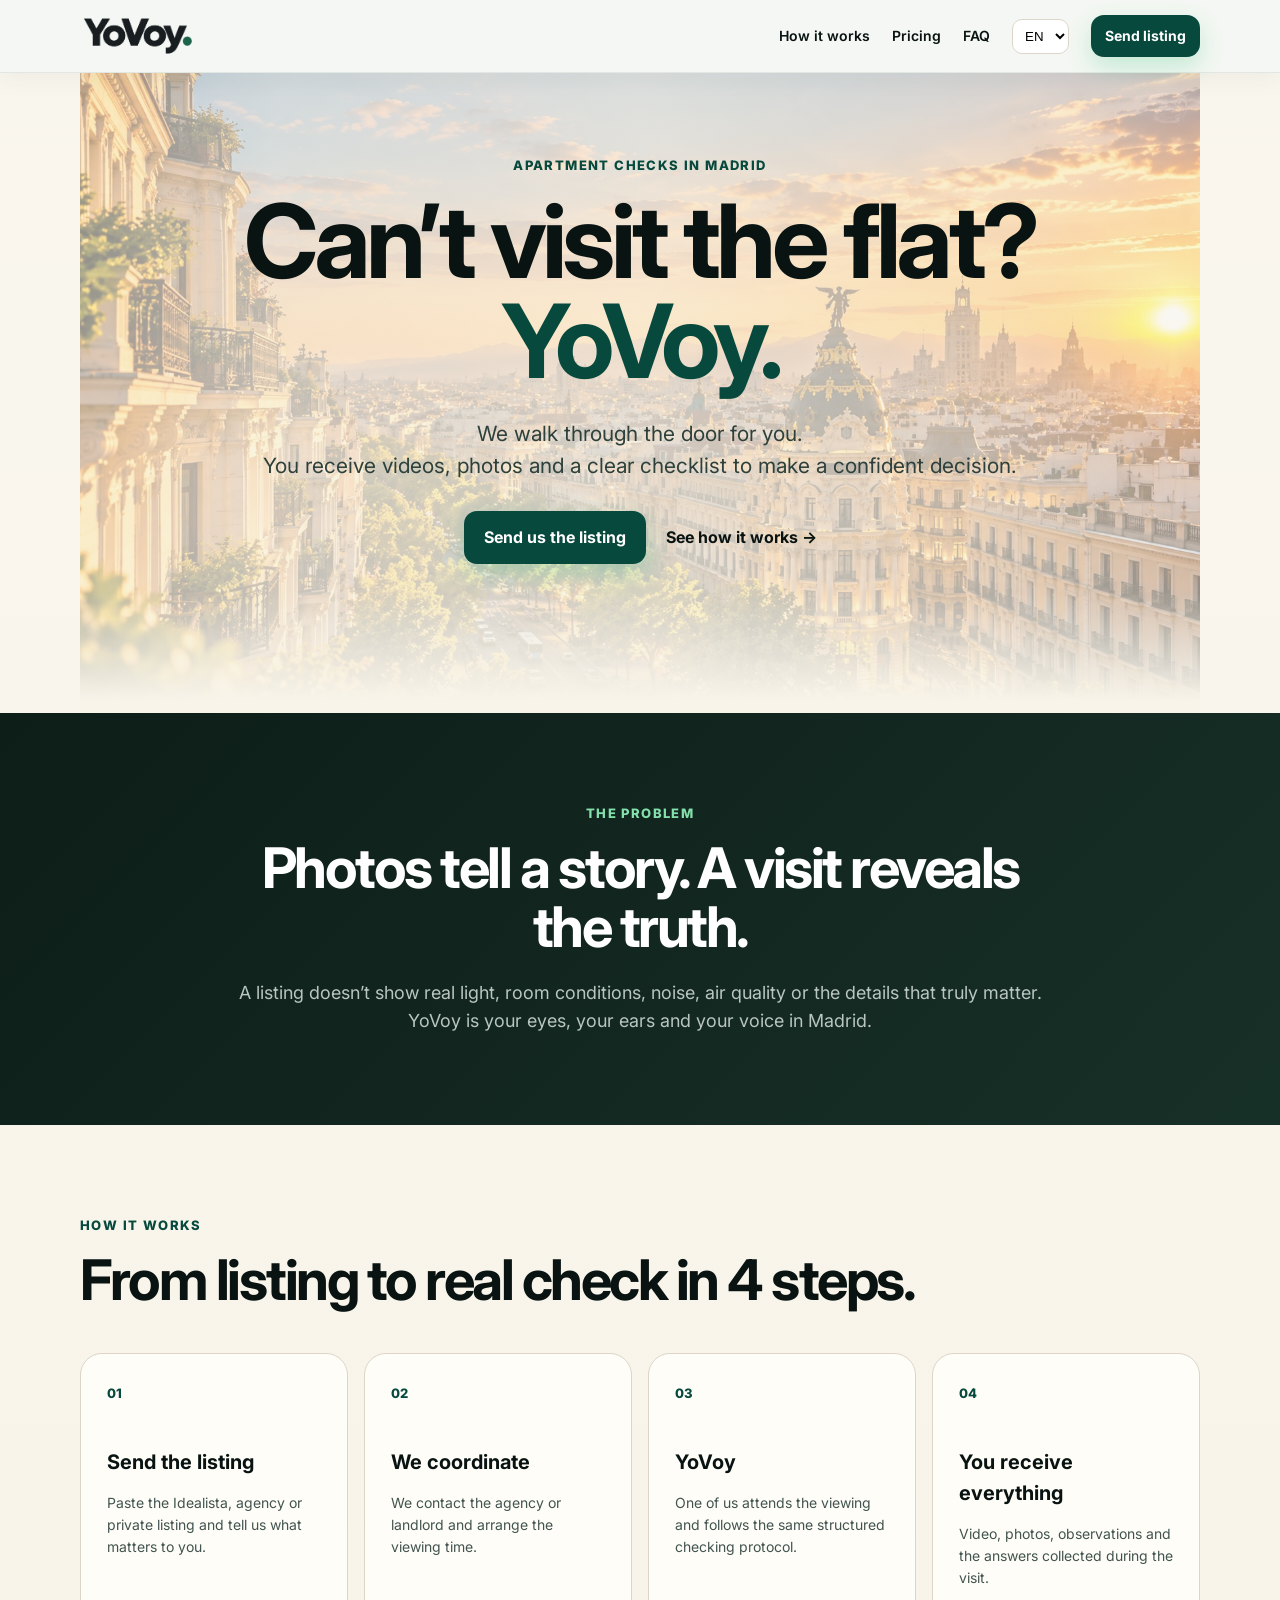
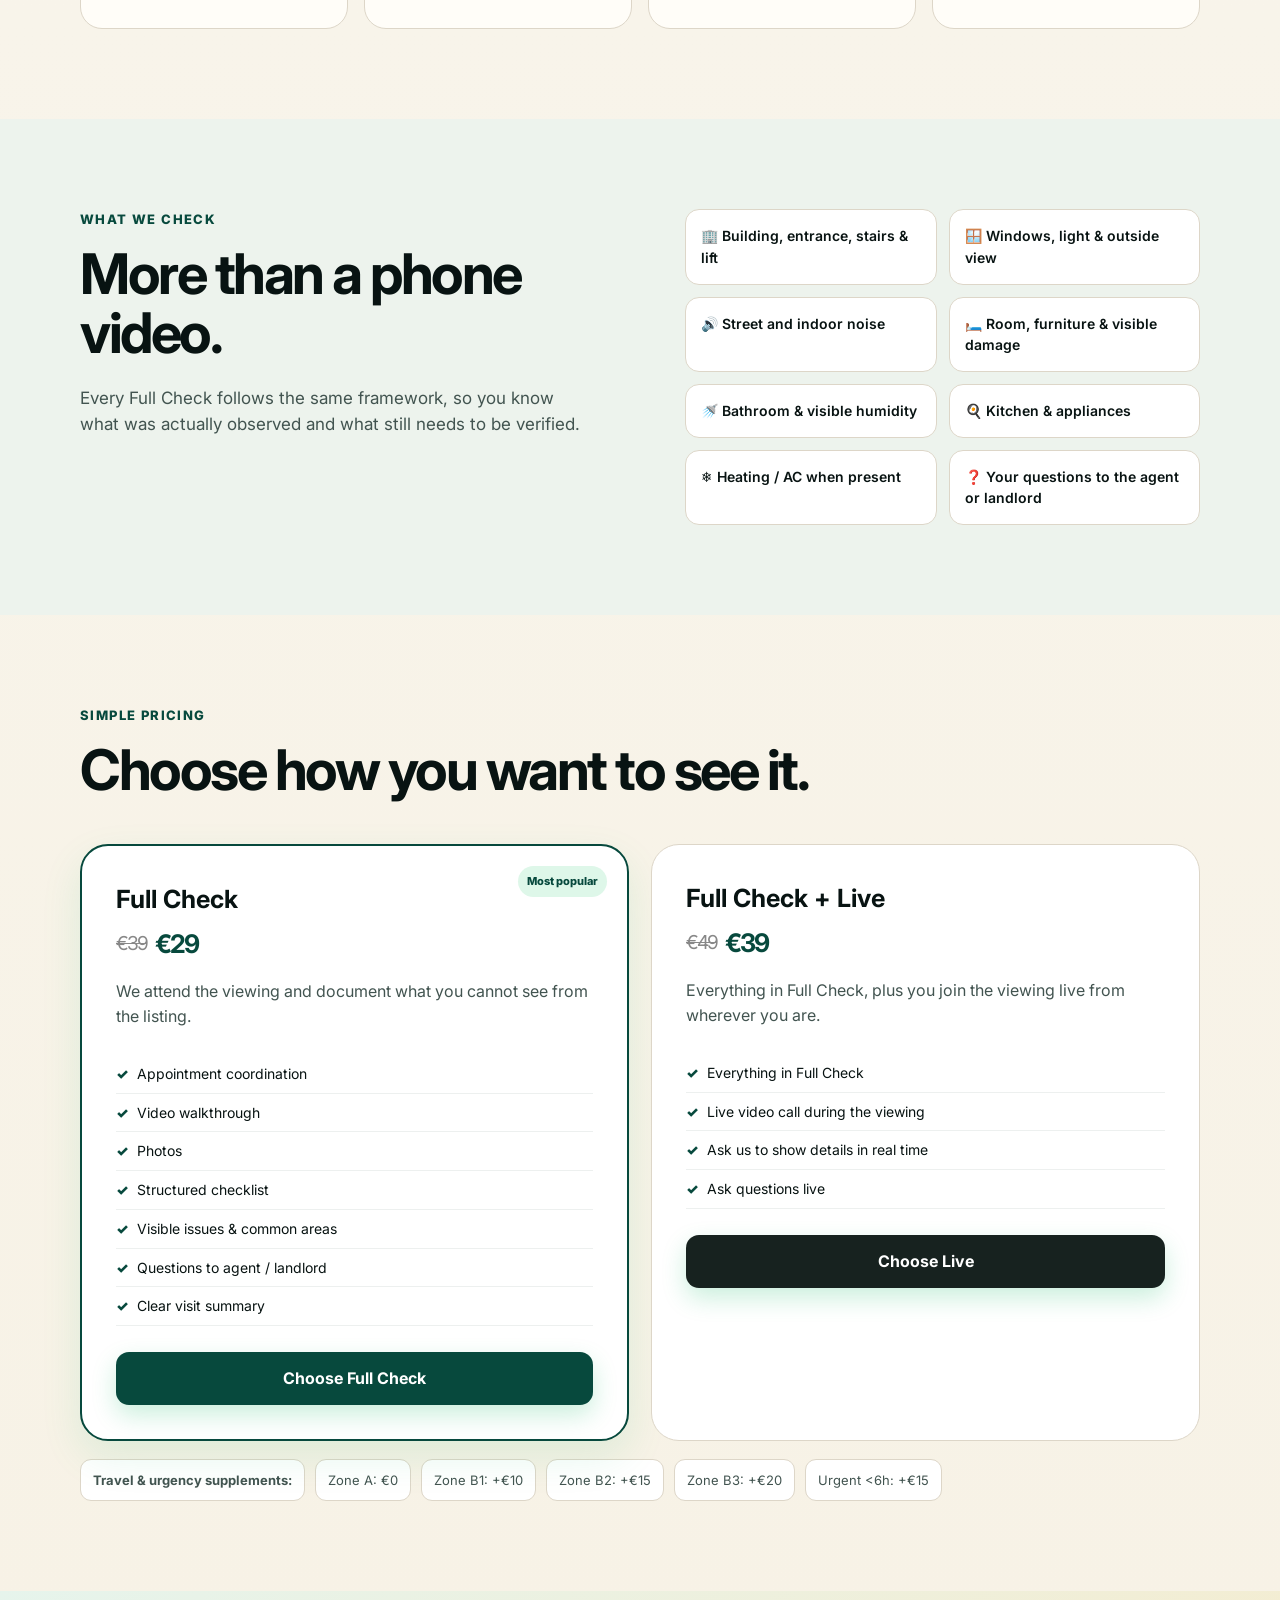
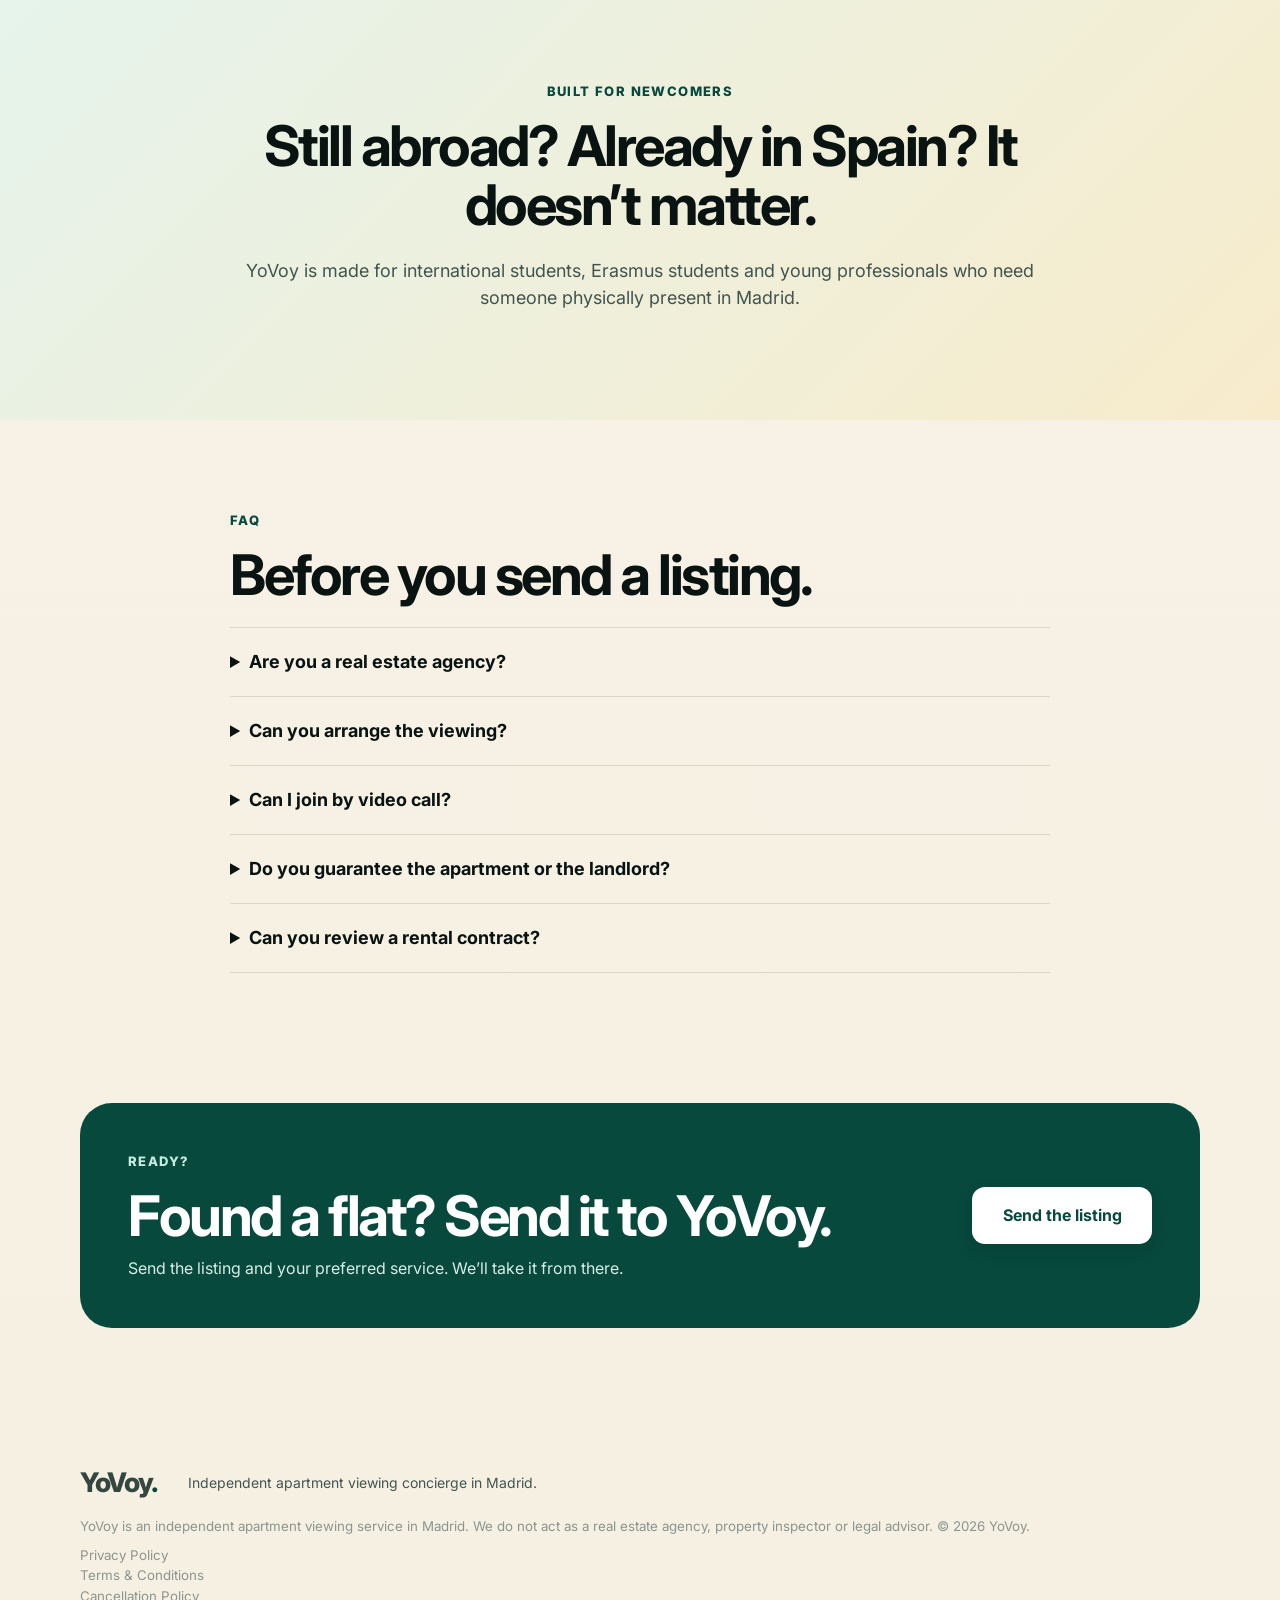
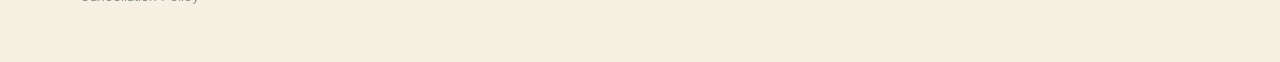
<file: index.html>
<!doctype html>
<html lang="en">
<head>
  <meta charset="utf-8" />
  <meta name="viewport" content="width=device-width,initial-scale=1" />
  <meta name="description" content="YoVoy visits apartments in Madrid on your behalf and sends you video, photos and a clear apartment check report." />
  <title>YoVoy — Apartment checks in Madrid</title>
  <link rel="preconnect" href="https://fonts.googleapis.com">
  <link rel="preconnect" href="https://fonts.gstatic.com" crossorigin>
  <link href="https://fonts.googleapis.com/css2?family=Inter:wght@400;500;600;700;800&display=swap" rel="stylesheet">
  <link rel="icon" type="image/png" href="favicon.png" />
  <link rel="stylesheet" href="styles.css" />
</head>
<body>
  <header class="nav-wrap">
    <nav class="nav container">
      <a class="brand brand-logo" href="#top" aria-label="YoVoy home"><img src="logo-yovoy.png" alt="YoVoy logo" class="brand-image" /></a>
      <div class="nav-right">
        <a href="#how" data-i18n="navHow">How it works</a>
        <a href="#pricing" data-i18n="navPricing">Pricing</a>
        <a href="#faq" data-i18n="navFaq">FAQ</a>
        <select id="lang" aria-label="Language">
          <option value="en">EN</option>
          <option value="es">ES</option>
          <option value="it">IT</option>
        </select>
        <a class="btn btn-small" href="#request" data-i18n="navCta">Send listing</a>
      </div>
    </nav>
  </header>

  <main id="top">
    <section class="hero container">
      <div class="hero-copy">
        <div class="eyebrow" data-i18n="eyebrow">Apartment checks in Madrid</div>
        <h1 data-i18n="heroTitle">Can’t visit the flat? <span>YoVoy.</span></h1>
        <p class="hero-sub" data-i18n="heroSub">We go to the viewing for you. You get a real walkthrough, photos, a structured checklist and clear information before you decide.</p>
        <div class="hero-actions">
          <a class="btn" href="#request" data-i18n="heroCta">Send us the listing</a>
          <a class="text-link" href="#how" data-i18n="heroSecondary">See how it works →</a>
        </div>
      </div>

      <div class="phone-card" aria-label="Example YoVoy apartment check">
        <div class="phone-top"><span>YoVoy Check</span><span>Madrid</span></div>
        <div class="mock-photo">
          <div class="mock-badge" data-i18n="mockLive">Apartment checked</div>
        </div>
        <div class="score-grid">
          <div><b data-i18n="mockNoise">Noise</b><span data-i18n="mockModerate">Moderate</span></div>
          <div><b data-i18n="mockLight">Natural light</b><span data-i18n="mockHigh">High</span></div>
          <div><b data-i18n="mockIssues">Visible issues</b><span>3</span></div>
          <div><b data-i18n="mockLift">Lift</b><span data-i18n="mockYes">Yes</span></div>
        </div>
        <div class="mock-footer">
          <span>🎥 <span data-i18n="mockVideo">Walkthrough</span></span>
          <span>📸 <span data-i18n="mockPhotos">Photos</span></span>
          <span>📋 <span data-i18n="mockReport">Report</span></span>
        </div>
      </div>
    </section>

    <section class="problem section">
      <div class="container narrow">
        <div class="section-kicker" data-i18n="problemKicker">The problem</div>
        <h2 data-i18n="problemTitle">A listing shows you the apartment. A visit shows you the truth.</h2>
        <p data-i18n="problemBody">Photos rarely show street noise, common areas, poor light, visible humidity, damaged furniture or what is outside the window. YoVoy gives you the information you would collect if you were physically in Madrid.</p>
      </div>
    </section>

    <section id="how" class="section container">
      <div class="section-kicker" data-i18n="howKicker">How it works</div>
      <h2 data-i18n="howTitle">From listing to real check in 4 steps.</h2>
      <div class="steps">
        <article><span>01</span><h3 data-i18n="step1Title">Send the listing</h3><p data-i18n="step1Body">Paste the Idealista, agency or private listing and tell us what matters to you.</p></article>
        <article><span>02</span><h3 data-i18n="step2Title">We coordinate</h3><p data-i18n="step2Body">We contact the agency or landlord and arrange the viewing time.</p></article>
        <article><span>03</span><h3 data-i18n="step3Title">YoVoy</h3><p data-i18n="step3Body">One of us attends the viewing and follows the same structured checking protocol.</p></article>
        <article><span>04</span><h3 data-i18n="step4Title">You receive everything</h3><p data-i18n="step4Body">Video, photos, observations and the answers collected during the visit.</p></article>
      </div>
    </section>

    <section class="section check-section">
      <div class="container split">
        <div>
          <div class="section-kicker" data-i18n="checkKicker">What we check</div>
          <h2 data-i18n="checkTitle">More than a phone video.</h2>
          <p data-i18n="checkBody">Every Full Check follows the same framework, so you know what was actually observed and what still needs to be verified.</p>
        </div>
        <div class="check-list">
          <div>🏢 <span data-i18n="check1">Building, entrance, stairs & lift</span></div>
          <div>🪟 <span data-i18n="check2">Windows, light & outside view</span></div>
          <div>🔊 <span data-i18n="check3">Street and indoor noise</span></div>
          <div>🛏️ <span data-i18n="check4">Room, furniture & visible damage</span></div>
          <div>🚿 <span data-i18n="check5">Bathroom & visible humidity</span></div>
          <div>🍳 <span data-i18n="check6">Kitchen & appliances</span></div>
          <div>❄️ <span data-i18n="check7">Heating / AC when present</span></div>
          <div>❓ <span data-i18n="check8">Your questions to the agent or landlord</span></div>
        </div>
      </div>
    </section>

    <section id="pricing" class="section container">
      <div class="section-kicker" data-i18n="pricingKicker">Simple pricing</div>
      <h2 data-i18n="pricingTitle">Choose how you want to see it.</h2>
      <div class="pricing-grid">
        <article class="price-card featured">
          <div class="pill" data-i18n="popular">Most popular</div>
          <h3 data-i18n="fullTitle">Full Check</h3>
          <div class="price">
          <span class="old-price">€39</span>
          <span class="new-price">€29</span>
          </div>
          <p data-i18n="fullDesc">We attend the viewing and document what you cannot see from the listing.</p>
          <ul>
            <li data-i18n="full1">Appointment coordination</li>
            <li data-i18n="full2">Video walkthrough</li>
            <li data-i18n="full3">Photos</li>
            <li data-i18n="full4">Structured checklist</li>
            <li data-i18n="full5">Visible issues & common areas</li>
            <li data-i18n="full6">Questions to agent / landlord</li>
            <li data-i18n="full7">Clear visit summary</li>
          </ul>
          <a class="btn full" href="#request" data-i18n="chooseFull">Choose Full Check</a>
        </article>

        <article class="price-card">
          <h3 data-i18n="liveTitle">Full Check + Live</h3>
          <div class="price">
          <span class="old-price">€49</span>
          <span class="new-price">€39</span>
          </div>
          <p data-i18n="liveDesc">Everything in Full Check, plus you join the viewing live from wherever you are.</p>
          <ul>
            <li data-i18n="live1">Everything in Full Check</li>
            <li data-i18n="live2">Live video call during the viewing</li>
            <li data-i18n="live3">Ask us to show details in real time</li>
            <li data-i18n="live4">Ask questions live</li>
          </ul>
          <a class="btn secondary full" href="#request" data-i18n="chooseLive">Choose Live</a>
        </article>
      </div>

      <div class="supplements">
        <b data-i18n="suppTitle">Travel & urgency supplements:</b>
        <span>Zone A: €0</span><span>Zone B1: +€10</span><span>Zone B2: +€15</span><span>Zone B3: +€20</span><span data-i18n="urgent">Urgent &lt;6h: +€10</span>
      </div>
    </section>

    <section class="section audience">
      <div class="container narrow center">
        <div class="section-kicker" data-i18n="audKicker">Built for newcomers</div>
        <h2 data-i18n="audTitle">Still abroad? Already in Spain? It doesn’t matter.</h2>
        <p data-i18n="audBody">YoVoy is made for international students, Erasmus students and young professionals who need someone physically present in Madrid.</p>
      </div>
    </section>

    <section id="faq" class="section container narrow">
      <div class="section-kicker" data-i18n="faqKicker">FAQ</div>
      <h2 data-i18n="faqTitle">Before you send a listing.</h2>
      <details>
        <summary data-i18n="faq1q">Are you a real estate agency?</summary>
        <p data-i18n="faq1a">No. YoVoy is an independent viewing and concierge service working for the person requesting the check.</p>
      </details>
      <details>
        <summary data-i18n="faq2q">Can you arrange the viewing?</summary>
        <p data-i18n="faq2a">Yes. With the listing and contact details, we can coordinate the viewing time with the agency or landlord.</p>
      </details>
      <details>
        <summary data-i18n="faq3q">Can I join by video call?</summary>
        <p data-i18n="faq3a">Yes. Choose Full Check + Live and join the viewing remotely.</p>
      </details>
      <details>
        <summary data-i18n="faq4q">Do you guarantee the apartment or the landlord?</summary>
        <p data-i18n="faq4a">No. We document what we can observe during the visit and relay information provided by the agent or landlord. We do not certify ownership, legality or hidden defects.</p>
      </details>
      <details>
        <summary data-i18n="faq5q">Can you review a rental contract?</summary>
        <p data-i18n="faq5a">We can help organize and summarize the document. Legal advice or formal legal review should be handled by a qualified professional.</p>
      </details>
    </section>

    <section id="request" class="section cta-section">
      <div class="container cta-card">
        <div>
          <div class="section-kicker light" data-i18n="ctaKicker">Ready?</div>
          <h2 data-i18n="ctaTitle">Found a flat? Send it to YoVoy.</h2>
          <p data-i18n="ctaBody">Send the listing and your preferred service. We’ll take it from there.</p>
        </div>
        <a class="btn light-btn" id="whatsappCta" href="#" data-i18n="ctaButton">Send the listing</a>
      </div>
    </section>
  </main>

  <footer class="footer container">
    <div class="brand">YoVoy<span>.</span></div>
    <p data-i18n="footerText">Independent apartment viewing concierge in Madrid.</p>
    <small data-i18n="footerNote">YoVoy is an independent apartment viewing service in Madrid. We do not act as a real estate agency, property inspector or legal advisor. © 2026 YoVoy.</small>
    <small><a href="privacy.html">Privacy Policy</a><br><a href="terms.html">Terms & Conditions</a><br><a href="cancellation.html">Cancellation Policy</a></small>
  </footer> 

  <script src="config.js"></script>
  <script src="script.js"></script>
</body>
</html>
</file>
<file: styles.css>
:root{
  --bg:#f7f8f8;
  --card:#ffffff;
  --ink:#111514;
  --muted:#64706d;
  --line:#dfe5e3;
  --accent:#07493d;
  --accent-dark:#07493d;
  --soft:#e9f3f0;
  --radius:22px;
}
*{box-sizing:border-box}
html{scroll-behavior:smooth}
body{margin:0;font-family:Inter,system-ui,-apple-system,sans-serif;background:var(--bg);color:var(--ink);line-height:1.55}
a{color:inherit;text-decoration:none}
.container{width:min(1120px,calc(100% - 40px));margin:auto}
.narrow{max-width:820px}
.center{text-align:center}
.nav-wrap{position:sticky;top:0;z-index:20;background:rgba(247,248,248,.9);backdrop-filter:blur(14px);border-bottom:1px solid rgba(223,229,227,.8)}
.nav{height:72px;display:flex;align-items:center;justify-content:space-between}
.brand{font-size:27px;font-weight:800;letter-spacing:-1.4px}
.brand span,h1 span{color:var(--accent)}
.nav-right{display:flex;align-items:center;gap:22px;font-size:14px;font-weight:600}
.nav-right select{border:1px solid var(--line);border-radius:10px;background:white;padding:8px}
.btn{display:inline-flex;justify-content:center;align-items:center;padding:14px 20px;border-radius:13px;background:var(--accent);color:white;font-weight:700;transition:.2s;box-shadow:0 7px 20px rgba(12,107,88,.15)}
.btn:hover{transform:translateY(-1px);background:var(--accent-dark)}
.btn-small{padding:10px 14px}
.hero{display:grid;grid-template-columns:1.2fr .8fr;gap:70px;align-items:center;padding-top:88px;padding-bottom:100px}
.eyebrow,.section-kicker{font-size:13px;font-weight:800;text-transform:uppercase;letter-spacing:1.4px;color:var(--accent);margin-bottom:16px}
h1{font-size:clamp(48px,7vw,82px);line-height:.98;letter-spacing:-4px;margin:0 0 26px;max-width:780px}
.hero-sub{font-size:20px;max-width:680px;color:var(--muted);margin-bottom:28px}
.hero-actions{display:flex;gap:20px;align-items:center}
.text-link{font-weight:700}
.trust-row{display:flex;flex-wrap:wrap;gap:10px 18px;margin-top:32px;color:var(--muted);font-size:13px}
.phone-card{background:#101715;border:8px solid:#111;border-radius:34px;padding:18px;color:white;box-shadow:0 35px 70px rgba(20,40,35,.2);max-width:390px;margin-left:auto}
.phone-top{display:flex;justify-content:space-between;font-size:12px;opacity:.75;margin-bottom:14px}
.mock-photo{height:280px;border-radius:20px;background:linear-gradient(135deg,#c7d7d1,#f2e6d7);position:relative;overflow:hidden}
.mock-photo:before{content:"";position:absolute;width:55%;height:65%;right:8%;bottom:0;background:white;border-radius:18px 18px 0 0;box-shadow:-110px 70px 0 -35px #8ca89e}
.mock-badge{position:absolute;left:14px;bottom:14px;background:white;color:#111;padding:8px 10px;border-radius:10px;font-size:12px;font-weight:800}
.score-grid{display:grid;grid-template-columns:1fr 1fr;gap:10px;margin-top:14px}
.score-grid div{background:#1c2825;border-radius:14px;padding:12px}
.score-grid b,.score-grid span{display:block}
.score-grid b{font-size:11px;color:#aab9b5;margin-bottom:5px}
.score-grid span{font-size:14px;font-weight:700}
.mock-footer{display:flex;gap:14px;margin-top:14px;font-size:11px;color:#c9d4d1}
.section{padding:90px 0}
.problem{background:var(--ink);color:white;text-align:center}
.problem .section-kicker{color:#89c8b8}
.problem h2,.section h2{font-size:clamp(34px,5vw,56px);line-height:1.05;letter-spacing:-2.5px;margin:0 0 22px}
.problem p{color:#b9c5c1;font-size:18px;margin:0}
.steps{display:grid;grid-template-columns:repeat(4,1fr);gap:16px;margin-top:44px}
.steps article{background:var(--card);border:1px solid var(--line);border-radius:var(--radius);padding:26px;min-height:240px}
.steps article>span{font-size:13px;color:var(--accent);font-weight:800}
.steps h3{font-size:20px;margin:42px 0 8px}
.steps p{color:var(--muted);font-size:14px}
.check-section{background:#eef2f1}
.split{display:grid;grid-template-columns:1fr 1fr;gap:90px;align-items:start}
.check-section p{color:var(--muted);font-size:17px}
.check-list{display:grid;grid-template-columns:1fr 1fr;gap:12px}
.check-list div{background:white;border:1px solid var(--line);border-radius:14px;padding:15px;font-size:14px;font-weight:600}
.pricing-grid{display:grid;grid-template-columns:1fr 1fr;gap:22px;margin-top:44px}
.price-card{background:white;border:1px solid var(--line);border-radius:28px;padding:34px;position:relative}
.price-card.featured{border:2px solid var(--accent)}
.pill{position:absolute;right:20px;top:20px;background:var(--soft);color:var(--accent);font-size:11px;font-weight:800;padding:7px 9px;border-radius:999px}
.price-card h3{font-size:25px;margin:0 0 5px}
.price{font-size:54px;font-weight:800;letter-spacing:-2px}
.price-card p{color:var(--muted)}
.price-card ul{list-style:none;padding:0;margin:26px 0}
.price-card li{padding:8px 0;border-bottom:1px solid #edf0ef;font-size:14px}
.price-card li:before{content:"✓";color:var(--accent);font-weight:900;margin-right:9px}
.btn.full{width:100%}
.btn.secondary{background:#17221f}
.supplements{display:flex;flex-wrap:wrap;gap:10px;margin-top:18px;font-size:13px;color:var(--muted)}
.supplements>*{background:white;border:1px solid var(--line);padding:10px 12px;border-radius:11px}
.audience{background:var(--soft)}
.audience p{font-size:18px;color:var(--muted)}
details{border-top:1px solid var(--line);padding:20px 0}
details:last-of-type{border-bottom:1px solid var(--line)}
summary{font-weight:700;cursor:pointer;font-size:18px}
details p{color:var(--muted);margin:12px 0 0}
.cta-section{padding-top:40px}
.cta-card{background:var(--accent);color:white;border-radius:32px;padding:48px;display:flex;justify-content:space-between;align-items:center;gap:30px}
.cta-card h2{margin-bottom:10px}
.cta-card p{margin:0;color:#d7eee8}
.section-kicker.light{color:#c6ebe1}
.light-btn{background:white;color:var(--accent);min-width:180px}
.light-btn:hover{background:#f1f7f5;color:var(--accent-dark)}
.footer{padding:40px 0 55px;display:grid;grid-template-columns:auto 1fr;gap:8px 30px;align-items:center}
.footer p{color:var(--muted);font-size:14px}
.footer small{grid-column:1/-1;color:#8a9592}
@media(max-width:850px){
  .nav-right > a:not(.btn){
    display:none;
  }

  .nav-right select{
    display:block;
  }

  .nav-right{
    gap:10px;
  }

  .nav-right .btn-small{
    padding:9px 11px;
    font-size:12px;
  }

  .hero{
    grid-template-columns:1fr;
    gap:48px;
    padding-top:60px;
  }

  h1{
    letter-spacing:-3px;
  }

  .phone-card{
    margin:0;
    max-width:100%;
  }

  .steps{
    grid-template-columns:1fr 1fr;
  }

  .split,
  .pricing-grid{
    grid-template-columns:1fr;
    gap:35px;
  }

  .cta-card{
    display:block;
  }

  .cta-card .btn{
    margin-top:20px;
  }
}

@media(max-width:520px){
  .container{
    width:min(100% - 26px,1120px);
  }

  .nav{
    height:64px;
    gap:10px;
  }

  .brand-image{
    max-width:105px;
    height:auto;
  }

  .nav-right{
    gap:7px;
  }

  .nav-right select{
    display:block;
    padding:7px 6px;
    font-size:12px;
    border-radius:9px;
  }

  .nav-right .btn-small{
    padding:8px 9px;
    font-size:11px;
    white-space:nowrap;
  }

  h1{
    font-size:42px;
    line-height:1;
    letter-spacing:-2.5px;
  }

  .hero{
    padding-top:45px;
    padding-bottom:60px;
    min-height:auto;
  }

  .hero-sub{
    font-size:17px;
    line-height:1.5;
  }

  .hero-actions{
    width:100%;
    align-items:flex-start;
    flex-direction:column;
    gap:14px;
  }

  .hero-actions .btn{
    width:100%;
  }

  .steps,
  .check-list{
    grid-template-columns:1fr;
  }

  .section{
    padding:68px 0;
  }

  .cta-card{
    padding:30px 24px;
  }

  .pricing-grid{
    margin-top:30px;
  }
}
.price {
  display: flex;
  align-items: center;
  gap: 8px;
}

.old-price {
  color: #888;
  text-decoration: line-through;
  font-size: 1.2rem;
  font-weight: 400;
}

.new-price {
  color: #e63946; /* rosso offerta */
  font-size: 1.6rem;
  font-weight: 700;
}



/* =========================================================
   YOVOY VISUAL BACKGROUND UPDATE
   Only backgrounds / colours are overridden below.
   HTML, wording, pricing structure, links and legal pages
   remain unchanged.
   ========================================================= */

:root{
  --bg:#f7f3e9;
  --card:#fffdf8;
  --ink:#0d1715;
  --muted:#53625d;
  --line:#ddd8cc;
  --accent:#00a85a;
  --accent-dark:#007d44;
  --soft:#e7f4eb;
}

body{
  background:
    radial-gradient(circle at 14% 8%, rgba(105,190,174,.13), transparent 28rem),
    linear-gradient(180deg,#f8f5ec 0%,#f5efe3 100%);
}

/* Header inspired by the light glass/cream bar in the reference. */
.nav-wrap{
  background:rgba(250,249,242,.92);
  border-bottom:1px solid rgba(20,63,49,.10);
  box-shadow:0 6px 24px rgba(38,54,46,.05);
}

/* ============================
   YOVOY HERO — VERSIONE FINALE
   Immagine nitida, gradient leggero,
   nessun taglio a destra.
   ============================ */

.hero{
  display:block;
  position:relative;
  padding-top:82px;
  padding-bottom:92px;
  min-height:640px;
  text-align:center;
  isolation:isolate;
}

.hero::before{
  content:"";
  position:absolute;
  inset:0;
  z-index:-2;

  /* GRADIENT MOLTO PIÙ LEGGERO */
  background:
    linear-gradient(180deg,
      rgba(248,244,234,0.05) 0%,
      rgba(248,244,234,0.08) 100%
    ),
    linear-gradient(90deg,
      rgba(248,244,234,0.04) 0%,
      rgba(248,244,234,0.06) 20%,
      rgba(248,244,234,0.08) 45%,
      rgba(248,244,234,0.05) 75%,
      rgba(248,244,234,0.03) 100%
    ),
    url("hero-madrid-bg.jpg") center center / cover no-repeat;

  /* MIGLIORA LA NITIDEZZA */
  image-rendering: crisp-edges;
  background-size: contain;
  background-position: center;
  background-repeat: no-repeat;
}

.hero::after{
  content:"";
  position:absolute;
  left:0; right:0; bottom:0;
  height:120px;
  z-index:-1;
  background:linear-gradient(to bottom,rgba(248,244,234,0), #f8f4ea 90%);
}

/* Testo centrato */
.hero-copy{
  max-width:980px;
  margin:0 auto;
}

.hero-copy h1{
  max-width:1100px;
  font-size:clamp(54px,8vw,104px);
  letter-spacing:-4.6px;
}

.hero-sub{
  max-width:980px;
  font-size:21px;
  color:#2d403b;
}

.hero-actions{
  justify-content:center;
}

.trust-row{
  justify-content:center;
  color:#314541;
}

/* Rimuove la card a destra */
.phone-card{
  display:none !important;
}

/* Mobile */
@media (max-width: 900px){
  .hero{
    padding-top:70px;
    padding-bottom:80px;
    min-height:560px;
  }

  .hero::before{
    background:
      linear-gradient(180deg,
        rgba(248,244,234,0.18) 0%,
        rgba(248,244,234,0.26) 100%
      ),
      linear-gradient(90deg,
        rgba(248,244,234,0.16) 0%,
        rgba(248,244,234,0.22) 100%
      ),
      url("hero-madrid-bg.jpg") center center / cover no-repeat;
  }

  .hero-copy h1{
    font-size:clamp(48px,10vw,78px);
  }

  .hero-sub{
    font-size:19px;
  }
}

@media (max-width: 640px){
  .hero{
    min-height:500px;
  }
  .hero-sub{
    font-size:18px;
  }
  .hero-actions{
    flex-direction:column;
  }
  .trust-row{
    gap:8px 14px;
  }
}



/* YOVOY FINAL HERO REFINEMENT
   Centered hero copy, logo/favicon support, sharper background,
   stronger brand green, and right card removal. */

:root{
  --bg:#f8f4ea;
  --card:#fffdf8;
  --ink:#081312;
  --muted:#425450;
  --line:#ddd6c8;
  --accent:#07493d;
  --accent-dark:#07493d;
  --soft:#eaf6ee;
}

body{
  background:linear-gradient(180deg,#f9f6ee 0%,#f6f0e2 100%);
}

.nav-wrap{
  background:rgba(244, 247, 244, 0.92);
  backdrop-filter:blur(10px);
  border-bottom:1px solid rgba(16,49,39,.08);
}

.brand-logo{
  display:flex;
  align-items:center;
}

.brand-image{
  display:block;
  height:42px;
  width:auto;
}

.btn{
  background:var(--accent);
  box-shadow:0 10px 24px rgba(19,183,101,.22);
}

.btn:hover{background:var(--accent-dark)}
.brand span,h1 span,.eyebrow,.section-kicker,.pill,.new-price{color:var(--accent)}

.hero{
  display:block;
  position:relative;
  padding-top:82px;
  padding-bottom:92px;
  min-height:640px;
  text-align:center;
}

.hero::before{
  content:"";
  position:absolute;
  inset:0;
  border-radius:0;
  background:
    linear-gradient(180deg,rgba(248,244,234,.30) 0%, rgba(248,244,234,.50) 100%),
    linear-gradient(90deg,rgba(248,244,234,.36) 0%, rgba(248,244,234,.62) 18%, rgba(248,244,234,.68) 50%, rgba(248,244,234,.44) 82%, rgba(248,244,234,.22) 100%),
    url("hero-madrid-bg.jpg") center center / cover no-repeat;
  z-index:-2;
}

.hero::after{
  content:"";
  position:absolute;
  left:0; right:0; bottom:0;
  height:120px;
  background:linear-gradient(to bottom,rgba(248,244,234,0), #f8f4ea 90%);
  z-index:-1;
}

.hero-copy{
  max-width:980px;
  margin:0 auto;
}

.hero-copy .eyebrow,
.hero-copy h1,
.hero-copy .hero-sub,
.hero-copy .hero-actions,
.hero-copy .trust-row{
  justify-content:center;
  text-align:center;
  margin-left:auto;
  margin-right:auto;
}

.hero-copy h1{
  max-width:1100px;
  font-size:clamp(54px,8vw,104px);
  letter-spacing:-4.6px;
}

.hero-sub{
  max-width:980px;
  font-size:21px;
  color:#2d403b;
}

.hero-actions{
  justify-content:center;
}

.trust-row{
  justify-content:center;
  color:#314541;
}

.phone-card{display:none !important;}

.problem{
  background:linear-gradient(135deg,#0d1d18,#173027);
}
.problem .section-kicker{color:#83e0ac}

.check-section{
  background:#edf3ed;
}

.price-card.featured{
  border-color:var(--accent);
  box-shadow:0 16px 42px rgba(19,183,101,.11);
}

.pill{
  background:#def7e9;
  color:var(--accent);
}

.audience{
  background:linear-gradient(135deg,#e6f4ec,#f7ebcb);
}

.cta-card{
  background:linear-gradient(135deg,var(--accent) 0%, var(--accent-dark) 100%);
}

.light-btn{
  background:white;
  color:var(--accent);
  font-weight:700;
  border:2px solid rgba(255,255,255,0.9);
  box-shadow:0 6px 18px rgba(0,0,0,0.12);
}
.light-btn:hover{
  background:#f1f7f5;
  color:var(--accent-dark);
}


.footer{color:#334640}

@media (max-width: 900px){
  .brand-image{height:36px;}
  .hero{
    padding-top:70px;
    padding-bottom:80px;
    min-height:560px;
  }
  .hero::before{
    background:
      linear-gradient(180deg,rgba(248,244,234,.42) 0%, rgba(248,244,234,.58) 100%),
      linear-gradient(90deg,rgba(248,244,234,.45) 0%, rgba(248,244,234,.60) 100%),
      url("hero-madrid-bg.jpg") center center / cover no-repeat;
  }
  .hero-copy h1{font-size:clamp(48px,10vw,78px)}
  .hero-sub{font-size:19px}
}

@media (max-width: 640px){
  .nav-right{gap:14px}
  .brand-image{height:32px}
  .hero{min-height:500px}
  .hero-sub{font-size:18px}
  .hero-actions{flex-direction:column}
  .trust-row{gap:8px 14px}
}
</file>
